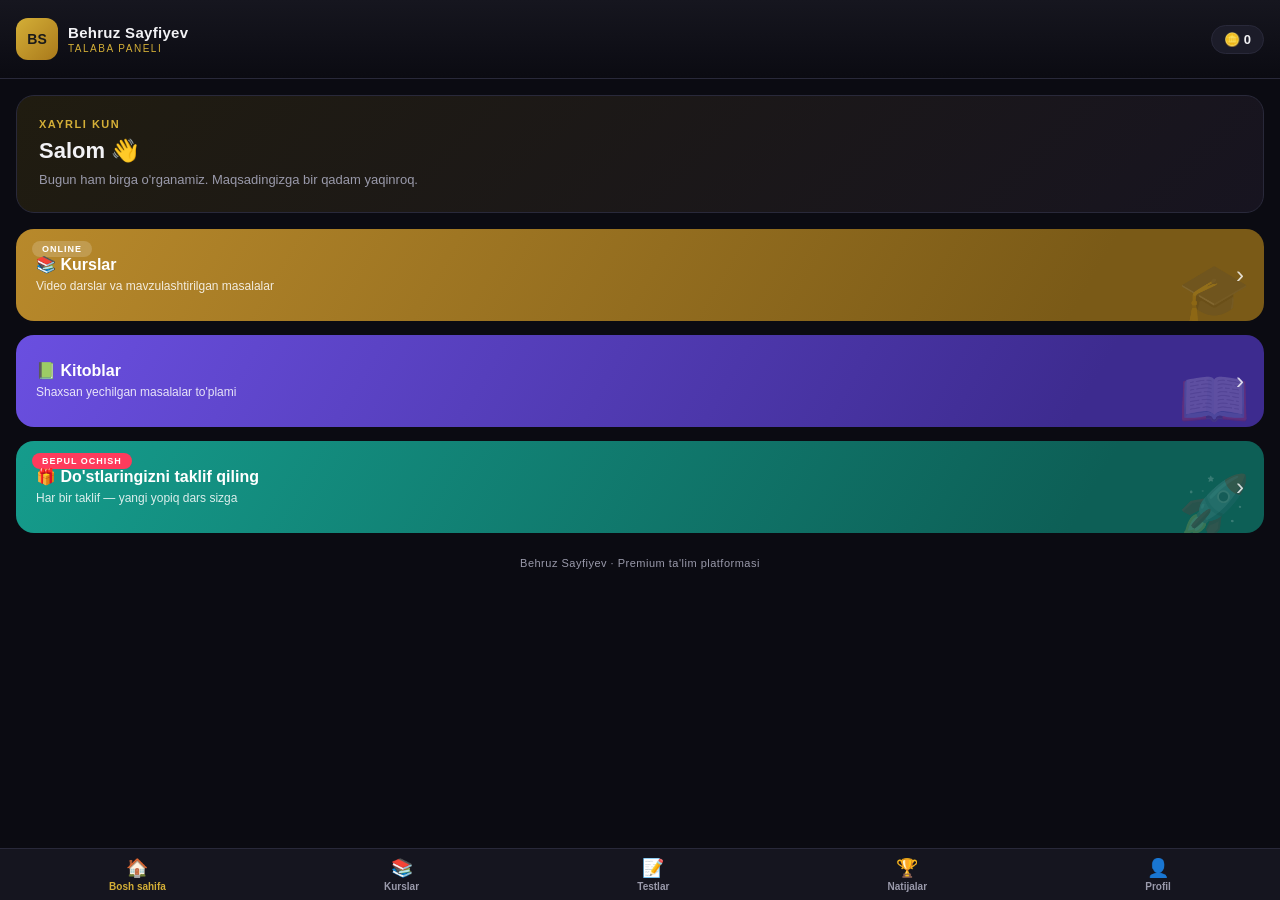
<file: index.html>
<!DOCTYPE html>
<html lang="uz">
<head>
<meta charset="UTF-8">
<meta name="viewport" content="width=device-width, initial-scale=1.0">
<title>Behruz Sayfiyev</title>
<link rel="stylesheet" href="style.css">
<script src="https://telegram.org/js/telegram-web-app.js"></script>
</head>
<body>

  <header class="topbar">
    <div class="logo-block">
      <div class="logo">BS</div>
      <div>
        <div class="brand" id="brandName">Behruz Sayfiyev</div>
        <div class="brand-sub" id="brandSub">TALABA PANELI</div>
      </div>
    </div>
    <div class="stats">
      <span id="coinsBadge" class="badge">🪙 0</span>
      <button id="adminGearBtn" class="admin-gear hidden" data-nav="admin">⚙️</button>
    </div>
  </header>

  <main id="app">

    <!-- HOME -->
    <section id="screen-home" class="screen">
      <section class="hello">
        <div class="hello-label">XAYRLI KUN</div>
        <h1 id="helloName">Salom 👋</h1>
        <p>Bugun ham birga o'rganamiz. Maqsadingizga bir qadam yaqinroq.</p>
      </section>

      <div class="banner-cards">
        <button class="banner-card banner-gold" data-nav="courses">
          <div class="banner-badge">ONLINE</div>
          <div class="banner-content">
            <div class="banner-title">📚 Kurslar</div>
            <div class="banner-sub">Video darslar va mavzulashtirilgan masalalar</div>
          </div>
          <div class="banner-glyph">🎓</div>
          <div class="banner-arrow">›</div>
        </button>

        <button class="banner-card banner-purple" data-nav="books">
          <div class="banner-content">
            <div class="banner-title">📗 Kitoblar</div>
            <div class="banner-sub">Shaxsan yechilgan masalalar to'plami</div>
          </div>
          <div class="banner-glyph">📖</div>
          <div class="banner-arrow">›</div>
        </button>

        <button class="banner-card banner-teal" data-nav="referral">
          <div class="banner-badge banner-badge-hot">BEPUL OCHISH</div>
          <div class="banner-content">
            <div class="banner-title">🎁 Do'stlaringizni taklif qiling</div>
            <div class="banner-sub">Har bir taklif — yangi yopiq dars sizga</div>
          </div>
          <div class="banner-glyph">🚀</div>
          <div class="banner-arrow">›</div>
        </button>
      </div>

      <div class="home-footnote">Behruz Sayfiyev · Premium ta'lim platformasi</div>
    </section>

    <!-- COURSE LIST -->
    <section id="screen-list" class="screen hidden">
      <div class="screen-header">
        <button class="back-btn" data-nav="home">←</button>
        <h2 id="listTitle">Kurslar</h2>
      </div>
      <div class="filter-row" id="statusFilterRow">
        <button class="filter-chip active" data-filter="all">Hammasi</button>
        <button class="filter-chip" data-filter="free">Bepul</button>
        <button class="filter-chip" data-filter="locked">Yopiq</button>
      </div>
      <div class="filter-row" id="subjectFilterRow"></div>
      <div id="courseList" class="course-list"></div>
    </section>

    <!-- COURSE DETAIL (paragraphs) -->
    <section id="screen-detail" class="screen hidden">
      <div class="screen-header">
        <button class="back-btn" data-nav="back-to-list">←</button>
        <h2 id="detailTitle">Kurs</h2>
      </div>
      <div id="detailContent"></div>
    </section>

    <!-- PARAGRAPH DETAIL (lesson list within paragraph) -->
    <section id="screen-paragraph" class="screen hidden">
      <div class="screen-header">
        <button class="back-btn" data-nav="back-to-course">←</button>
        <h2 id="paragraphTitle">Bo'lim</h2>
      </div>
      <div id="paragraphContent"></div>
    </section>

    <!-- LESSON PLAYER -->
    <section id="screen-lesson" class="screen hidden">
      <div class="screen-header">
        <button class="back-btn" data-nav="back-to-paragraph">←</button>
        <h2 id="lessonTitle">Dars</h2>
      </div>
      <div id="lessonContent"></div>
    </section>

    <!-- REFERRAL -->
    <section id="screen-referral" class="screen hidden">
      <div class="screen-header">
        <button class="back-btn" data-nav="home">←</button>
        <h2>Do'st taklif qiling</h2>
      </div>
      <div class="referral-box">
        <div class="referral-icon">🎁</div>
        <h3 class="referral-hook">Har bir do'stingiz — sizga yangi bepul dars</h3>
        <p>Havolangiz orqali qo'shilgan va kanalimizga obuna bo'lgan har bir do'stingiz uchun yopiq kurslar avtomatik ochiladi.</p>
        <div class="referral-count-box">
          <div class="referral-count-num" id="referralCount">0</div>
          <div class="referral-count-label">tasdiqlangan taklif</div>
        </div>
        <div class="referral-link-box">
          <input id="referralLinkInput" type="text" readonly>
          <button id="copyLinkBtn">Nusxalash</button>
        </div>
        <button id="shareLinkBtn" class="share-btn">📤 Do'stlarga ulashish</button>
        <div id="referralFriendsList" class="referral-friends"></div>
      </div>
    </section>

    <!-- TESTLAR (placeholder — 2-bosqichda to'liq quriladi) -->
    <section id="screen-tests" class="screen hidden">
      <div class="screen-header">
        <button class="back-btn" data-nav="home">←</button>
        <h2>Testlar</h2>
      </div>
      <div class="locked-box" style="margin:16px;">
        <div class="lock-emoji">🧪</div>
        <h3>Tez orada</h3>
        <p>Har bir mavzu bo'yicha vaqtli, ketma-ket testlar shu yerda paydo bo'ladi.</p>
      </div>
    </section>

    <!-- NATIJALAR (leaderboard) -->
    <section id="screen-leaderboard" class="screen hidden">
      <div class="screen-header">
        <button class="back-btn" data-nav="home">←</button>
        <h2>🏆 Natijalar</h2>
      </div>
      <div id="myRankBox" class="my-rank-box"></div>
      <div id="leaderboardList" class="leaderboard-list"></div>
    </section>

    <!-- PROFIL -->
    <section id="screen-profile" class="screen hidden">
      <div class="screen-header">
        <button class="back-btn" data-nav="home">←</button>
        <h2>Profilim</h2>
      </div>
      <div id="profileContent"></div>
    </section>

    <!-- ADMIN -->
    <section id="screen-admin" class="screen hidden">
      <div class="screen-header">
        <button class="back-btn" data-nav="home">←</button>
        <h2>⚙️ Admin panel</h2>
      </div>

      <div class="admin-section">
        <div class="admin-section-head">
          <h3>Kurslar / Kitoblar</h3>
          <button id="adminNewCourseBtn" class="gold-btn small">+ Yangi qo'shish</button>
        </div>
        <div id="adminCoursesList" class="admin-list"></div>
      </div>

      <div id="adminCourseForm" class="admin-section hidden">
        <div class="admin-section-head">
          <h3 id="adminCourseFormTitle">Yangi kurs</h3>
          <button id="adminCloseCourseForm" class="icon-btn">✕</button>
        </div>
        <form id="courseFormEl" class="admin-form">
          <input type="hidden" id="ac_id">
          <label>Nomi <input id="ac_title" required></label>
          <label>Fan <input id="ac_subject" required></label>
          <label>Turi
            <select id="ac_resource_type">
              <option value="course">Kurs (video darslar)</option>
              <option value="book">Kitob</option>
            </select>
          </label>
          <label>Tavsif <textarea id="ac_description"></textarea></label>
          <label>Kirish turi
            <select id="ac_is_free">
              <option value="1">Bepul (hamma ko'radi)</option>
              <option value="0">Yopiq (referal yoki pullik)</option>
            </select>
          </label>
          <label>Nechta taklif kerak (agar referal orqali ochilsa) <input id="ac_required_referrals" type="number" min="0" value="0"></label>
          <label>Narxi, so'm (agar pullik bo'lsa) <input id="ac_price" type="number" min="0" value="0"></label>
          <label>Obuna muddati, kun (bo'sh = muddatsiz) <input id="ac_duration_days" type="number" min="0"></label>
          <label>O'quvchilar soni <input id="ac_students_count" type="number" min="0" value="0"></label>
          <label>Muddat matni (masalan: 3 oy) <input id="ac_duration_text"></label>
          <label>Emoji <input id="ac_thumbnail_emoji" value="📘"></label>
          <label>Tartib raqami <input id="ac_order_num" type="number" value="0"></label>
          <label>Faolmi?
            <select id="ac_is_active">
              <option value="1">Ha</option>
              <option value="0">Yo'q (yashirilgan)</option>
            </select>
          </label>
          <button type="submit" class="gold-btn">Saqlash</button>
        </form>
      </div>

      <div id="adminParagraphsPanel" class="admin-section hidden">
        <div class="admin-section-head">
          <h3 id="adminParagraphsTitle">Bo'limlar (paragraflar)</h3>
          <button id="adminCloseParagraphs" class="icon-btn">✕</button>
        </div>
        <div id="adminParagraphsList" class="admin-list"></div>
        <form id="paragraphFormEl" class="admin-form">
          <input type="hidden" id="ap_id">
          <input type="hidden" id="ap_course_id">
          <label>Bo'lim nomi (masalan: 1-§. Kirish) <input id="ap_title" required></label>
          <label>Tartib raqami <input id="ap_order_num" type="number" value="0"></label>
          <button type="submit" class="gold-btn">Bo'limni saqlash</button>
        </form>
      </div>

      <div id="adminLessonsPanel" class="admin-section hidden">
        <div class="admin-section-head">
          <h3 id="adminLessonsTitle">Darslar</h3>
          <button id="adminCloseLessons" class="icon-btn">✕</button>
        </div>
        <div id="adminLessonsList" class="admin-list"></div>
        <form id="lessonFormEl" class="admin-form">
          <input type="hidden" id="al_id">
          <input type="hidden" id="al_paragraph_id">
          <label>Dars nomi <input id="al_title" required></label>
          <label>Video havolasi (YouTube yoki mp4) <input id="al_video_url"></label>
          <label>Tavsif <textarea id="al_description"></textarea></label>
          <label>Tartib raqami <input id="al_order_num" type="number" value="0"></label>
          <button type="submit" class="gold-btn">Darsni saqlash</button>
        </form>
      </div>

      <div id="adminEnrollPanel" class="admin-section">
        <div class="admin-section-head">
          <h3>Pullik obuna berish (qo'lda)</h3>
        </div>
        <p style="font-size:11px;color:var(--text-dim);margin-bottom:10px;">
          To'lov skrinshotini tekshirib bo'lgach, shu yerdan o'quvchiga kursni qo'lda oching.
        </p>
        <form id="enrollFormEl" class="admin-form">
          <label>O'quvchining Telegram ID raqami <input id="en_telegram_id" type="number" required></label>
          <label>Kurs
            <select id="en_course_id"></select>
          </label>
          <label>Necha kunga (bo'sh = muddatsiz) <input id="en_duration_days" type="number" min="1"></label>
          <button type="submit" class="gold-btn">Obunani berish / uzaytirish</button>
        </form>
      </div>

      <div class="version-tag">Behruz Sayfiyev · nashr v4.0</div>
    </section>

  </main>

  <nav class="bottom-nav">
    <button class="nav-item active" data-nav="home">🏠<span>Bosh sahifa</span></button>
    <button class="nav-item" data-nav="courses">📚<span>Kurslar</span></button>
    <button class="nav-item" data-nav="tests">📝<span>Testlar</span></button>
    <button class="nav-item" data-nav="leaderboard">🏆<span>Natijalar</span></button>
    <button class="nav-item" data-nav="profile">👤<span>Profil</span></button>
  </nav>

<script src="app.js"></script>
</body>
</html>
</file>
<file: style.css>
* { box-sizing: border-box; margin: 0; padding: 0; font-family: -apple-system, "Segoe UI", Roboto, sans-serif; }

:root {
  --bg: #0b0b12;
  --surface: #15151f;
  --surface2: #1c1c29;
  --gold: #d4af37;
  --gold-light: #f2d675;
  --purple: #7c5cff;
  --teal: #2dd4bf;
  --teal-light: #6ee7db;
  --silver: #c7ccd6;
  --bronze: #cd7f32;
  --text: #f2f2f5;
  --text-dim: #9a9aab;
  --border: #29293a;
}

body { background: var(--bg); color: var(--text); padding-bottom: 76px; min-height: 100vh; }
.hidden { display: none !important; }
.empty-msg { color: var(--text-dim); padding: 24px; text-align: center; font-size: 13px; }

/* ---------- TOPBAR ---------- */

.topbar {
  display: flex; justify-content: space-between; align-items: center;
  padding: 18px 16px;
  background: linear-gradient(180deg, #16161f, #0b0b12);
  border-bottom: 1px solid var(--border);
}
.logo-block { display: flex; align-items: center; gap: 10px; }
.logo {
  width: 42px; height: 42px;
  background: linear-gradient(135deg, var(--gold), #a9791b);
  color: #1a1a1a; border-radius: 12px;
  display: flex; align-items: center; justify-content: center;
  font-weight: 800; font-size: 14px;
}
.brand { font-weight: 800; font-size: 15px; letter-spacing: 0.3px; }
.brand-sub { font-size: 10px; color: var(--gold); letter-spacing: 1.5px; margin-top: 2px; }

.stats { display: flex; gap: 8px; align-items: center; }
.badge { background: var(--surface2); border: 1px solid var(--border); border-radius: 20px; padding: 6px 12px; font-size: 13px; font-weight: 700; }
.admin-gear { background: var(--surface2); border: 1px solid var(--border); border-radius: 10px; width: 34px; height: 34px; font-size: 15px; cursor: pointer; color: var(--text); }

/* ---------- HOME ---------- */

.hello { margin: 16px; padding: 22px; background: linear-gradient(135deg, #201c10, #171420); border: 1px solid var(--border); border-radius: 18px; }
.hello-label { color: var(--gold); font-size: 11px; font-weight: 800; letter-spacing: 1.5px; }
.hello h1 { font-size: 22px; margin: 8px 0 6px; }
.hello p { color: var(--text-dim); font-size: 13px; line-height: 1.5; }

.banner-cards { margin: 16px; display: flex; flex-direction: column; gap: 14px; }
.banner-card {
  position: relative; display: flex; align-items: center; gap: 14px;
  padding: 20px; border-radius: 18px; border: none; color: #fff;
  text-align: left; width: 100%; cursor: pointer; overflow: hidden; min-height: 92px;
}
.banner-gold { background: linear-gradient(120deg, #b8892b, #7a5a17 85%); }
.banner-purple { background: linear-gradient(120deg, #6a4fe0, #3d2b8f 85%); }
.banner-teal { background: linear-gradient(120deg, #159c8c, #0d5f56 85%); }
.banner-badge { position: absolute; top: 12px; left: 16px; background: rgba(255,255,255,0.18); backdrop-filter: blur(4px); padding: 3px 10px; border-radius: 20px; font-size: 9px; font-weight: 800; letter-spacing: 1px; }
.banner-badge-hot { background: #ff3b5c; }
.banner-content { flex: 1; z-index: 2; }
.banner-title { font-weight: 800; font-size: 16px; margin-bottom: 4px; }
.banner-sub { font-size: 12px; opacity: 0.85; line-height: 1.4; }
.banner-glyph { position: absolute; right: 14px; bottom: -6px; font-size: 58px; opacity: 0.18; z-index: 1; }
.banner-arrow { font-size: 24px; opacity: 0.8; z-index: 2; }
.home-footnote { text-align: center; font-size: 11px; color: var(--text-dim); margin: 24px 0 8px; letter-spacing: 0.5px; }

/* ---------- SCREEN HEADER ---------- */

.screen-header { display: flex; align-items: center; gap: 12px; padding: 16px; }
.screen-header h2 { font-size: 18px; font-weight: 800; }
.back-btn { width: 36px; height: 36px; border-radius: 10px; border: 1px solid var(--border); background: var(--surface2); color: var(--text); font-size: 18px; cursor: pointer; }

/* ---------- FILTERS ---------- */

.filter-row { display: flex; gap: 8px; padding: 0 16px 10px; overflow-x: auto; }
.filter-row::-webkit-scrollbar { display: none; }
.filter-chip { flex-shrink: 0; background: var(--surface2); border: 1px solid var(--border); color: var(--text-dim); padding: 8px 14px; border-radius: 20px; font-size: 12px; font-weight: 700; cursor: pointer; white-space: nowrap; }
.filter-chip.active { background: linear-gradient(135deg, var(--gold-light), var(--gold)); color: #1a1a1a; border-color: transparent; }

/* ---------- COURSE LIST ---------- */

.course-list { margin: 6px 16px 16px; display: flex; flex-direction: column; gap: 12px; }
.course-card { position: relative; background: var(--surface); border: 1px solid var(--border); border-radius: 16px; padding: 16px; display: flex; gap: 12px; cursor: pointer; }
.course-card.locked-card { border-color: rgba(212,175,55,0.25); }
.course-free-tag { position: absolute; top: -8px; left: 12px; background: linear-gradient(135deg, var(--teal-light), var(--teal)); color: #062521; font-size: 9px; font-weight: 800; padding: 3px 10px; border-radius: 20px; letter-spacing: 0.5px; }
.course-emoji { width: 48px; height: 48px; border-radius: 12px; background: var(--surface2); display: flex; align-items: center; justify-content: center; font-size: 22px; flex-shrink: 0; }
.course-info { flex: 1; min-width: 0; }
.course-tag { display: inline-block; font-size: 10px; font-weight: 800; background: rgba(212,175,55,0.15); color: var(--gold); padding: 3px 8px; border-radius: 20px; margin-bottom: 6px; }
.course-title { font-size: 14px; font-weight: 800; margin-bottom: 4px; }
.course-desc { font-size: 12px; color: var(--text-dim); margin-bottom: 6px; }
.course-meta { font-size: 11px; color: var(--text-dim); display: flex; gap: 10px; flex-wrap: wrap; }
.lock-badge { margin-top: 8px; font-size: 11px; font-weight: 700; color: #ffb020; display: flex; align-items: center; gap: 4px; }
.unlock-badge { margin-top: 8px; font-size: 11px; font-weight: 700; color: var(--teal); }

/* ---------- COURSE DETAIL / PARAGRAPHS ---------- */

.detail-hero { margin: 0 16px 12px; padding: 22px; border-radius: 18px; background: linear-gradient(135deg, #201c10, #171420); border: 1px solid var(--border); }
.detail-hero .course-tag { margin-bottom: 10px; }
.detail-hero h1 { font-size: 20px; margin-bottom: 6px; }
.detail-hero p { color: var(--text-dim); font-size: 13px; line-height: 1.5; }

.stat-boxes { margin: 0 16px 16px; display: grid; grid-template-columns: repeat(3, 1fr); gap: 10px; }
.stat-box { background: var(--surface); border: 1px solid var(--border); border-radius: 14px; padding: 14px 8px; text-align: center; }
.stat-box .num { font-size: 16px; font-weight: 800; color: var(--gold); }
.stat-box .lbl { font-size: 10px; color: var(--text-dim); margin-top: 3px; }

.grace-banner { margin: 0 16px 16px; padding: 12px 14px; border-radius: 12px; background: rgba(255,176,32,0.12); border: 1px solid rgba(255,176,32,0.35); color: #ffb020; font-size: 12px; font-weight: 700; line-height: 1.5; }

.paragraph-list { margin: 0 16px; display: flex; flex-direction: column; gap: 10px; }
.paragraph-item { display: flex; align-items: center; gap: 12px; background: var(--surface); border: 1px solid var(--border); border-radius: 14px; padding: 16px; cursor: pointer; }
.paragraph-num { width: 34px; height: 34px; border-radius: 10px; background: var(--surface2); display: flex; align-items: center; justify-content: center; font-size: 13px; font-weight: 800; color: var(--gold); flex-shrink: 0; }
.paragraph-info { flex: 1; }
.paragraph-title { font-size: 14px; font-weight: 800; }
.paragraph-meta { font-size: 11px; color: var(--text-dim); margin-top: 3px; }

.lesson-list { margin: 0 16px; display: flex; flex-direction: column; gap: 10px; }
.lesson-item { display: flex; align-items: center; gap: 12px; background: var(--surface); border: 1px solid var(--border); border-radius: 14px; padding: 14px; cursor: pointer; }
.lesson-num { width: 30px; height: 30px; border-radius: 8px; background: var(--surface2); display: flex; align-items: center; justify-content: center; font-size: 12px; font-weight: 800; color: var(--gold); flex-shrink: 0; }
.lesson-num.watched { background: rgba(45,212,191,0.15); color: var(--teal); }
.lesson-title { font-size: 13px; font-weight: 700; flex: 1; }
.lesson-play { color: var(--gold); font-size: 18px; }

.watched-confirmed { text-align: center; padding: 12px; border-radius: 12px; background: rgba(45,212,191,0.12); border: 1px solid rgba(45,212,191,0.35); color: var(--teal); font-weight: 700; font-size: 13px; }

/* ---------- VIDEO ---------- */

.video-wrap { margin: 0 16px 16px; border-radius: 16px; overflow: hidden; background: #000; aspect-ratio: 16/9; position: relative; }
.video-wrap video, .video-wrap iframe { width: 100%; height: 100%; border: 0; display: block; }
.video-wrap.fs-active { position: fixed; inset: 0; width: 100vw; height: 100vh; z-index: 999; border-radius: 0; aspect-ratio: unset; margin: 0; }
body.no-scroll { overflow: hidden; }
.fullscreen-btn { position: absolute; bottom: 10px; right: 10px; background: rgba(0,0,0,0.6); border: 1px solid rgba(255,255,255,0.2); color: #fff; width: 36px; height: 36px; border-radius: 8px; font-size: 15px; cursor: pointer; z-index: 1000; }
.video-fallback { margin: -8px 16px 16px; font-size: 11px; color: var(--text-dim); text-align: center; }
.video-fallback a { color: var(--gold); font-weight: 700; }

.locked-box { margin: 0 16px; padding: 26px 22px; border-radius: 18px; background: var(--surface); border: 1px dashed rgba(212,175,55,0.4); text-align: center; }
.locked-box .lock-emoji { font-size: 36px; margin-bottom: 10px; }
.locked-box h3 { font-size: 16px; margin-bottom: 6px; }
.locked-box p { color: var(--text-dim); font-size: 13px; margin-bottom: 16px; line-height: 1.5; }
.locked-box .progress-text { font-weight: 800; color: var(--gold); margin-bottom: 14px; font-size: 14px; }

.gold-btn { background: linear-gradient(135deg, var(--gold-light), var(--gold)); color: #1a1a1a; border: none; border-radius: 12px; padding: 12px 20px; font-weight: 800; font-size: 13px; cursor: pointer; width: 100%; }
.gold-btn.small { width: auto; padding: 9px 14px; font-size: 12px; }
.gold-btn:disabled { opacity: 0.6; }

/* ---------- REFERRAL ---------- */

.referral-box { margin: 0 16px; padding: 26px 22px; border-radius: 18px; background: linear-gradient(135deg, #201c10, #171420); border: 1px solid var(--border); text-align: center; }
.referral-icon { font-size: 42px; margin-bottom: 10px; }
.referral-hook { font-size: 16px; font-weight: 800; margin-bottom: 10px; }
.referral-box p { color: var(--text-dim); font-size: 13px; line-height: 1.5; margin-bottom: 18px; }
.referral-count-box { margin: 0 auto 18px; width: 120px; height: 120px; border-radius: 50%; background: radial-gradient(circle, rgba(212,175,55,0.15), transparent 70%); border: 2px solid var(--gold); display: flex; flex-direction: column; align-items: center; justify-content: center; }
.referral-count-num { font-size: 34px; font-weight: 800; color: var(--gold); }
.referral-count-label { font-size: 10px; color: var(--text-dim); margin-top: 2px; }
.referral-link-box { display: flex; gap: 8px; margin-bottom: 14px; }
.referral-link-box input { flex: 1; background: var(--surface2); border: 1px solid var(--border); border-radius: 10px; padding: 10px 12px; color: var(--text); font-size: 11px; }
.referral-link-box button { background: var(--surface2); border: 1px solid var(--border); color: var(--gold); border-radius: 10px; padding: 10px 14px; font-size: 12px; font-weight: 700; cursor: pointer; }
.share-btn { width: 100%; background: linear-gradient(135deg, var(--gold-light), var(--gold)); color: #1a1a1a; border: none; border-radius: 12px; padding: 13px; font-weight: 800; font-size: 13px; cursor: pointer; }
.referral-friends { margin-top: 18px; display: flex; flex-direction: column; gap: 8px; text-align: left; }
.referral-friend-row { display: flex; justify-content: space-between; align-items: center; background: var(--surface2); border: 1px solid var(--border); border-radius: 10px; padding: 10px 12px; font-size: 12px; }
.referral-friend-row .status-yes { color: var(--teal); font-weight: 700; font-size: 11px; }
.referral-friend-row .status-no { color: var(--text-dim); font-weight: 700; font-size: 11px; }

/* ---------- LEADERBOARD (Natijalar) ---------- */

.my-rank-box { margin: 16px; padding: 20px; border-radius: 16px; background: linear-gradient(135deg, #201c10, #171420); border: 1px solid var(--border); text-align: center; }
.my-rank-label { font-size: 11px; color: var(--text-dim); font-weight: 700; letter-spacing: 1px; }
.my-rank-num { font-size: 30px; font-weight: 800; color: var(--gold); margin-top: 4px; }

.leaderboard-list { margin: 0 16px 16px; display: flex; flex-direction: column; gap: 8px; }
.leaderboard-row { display: flex; align-items: center; gap: 12px; background: var(--surface); border: 1px solid var(--border); border-radius: 12px; padding: 12px 14px; }
.leaderboard-row.top-rank { border-color: rgba(212,175,55,0.4); background: linear-gradient(135deg, rgba(212,175,55,0.08), var(--surface)); }
.rank-num { width: 26px; text-align: center; font-weight: 800; color: var(--text-dim); font-size: 13px; }
.rank-medal { width: 26px; text-align: center; font-size: 18px; }
.lb-name { flex: 1; font-size: 13px; font-weight: 700; }
.lb-coins { font-size: 12px; font-weight: 800; color: var(--gold); }

/* ---------- PROFIL ---------- */

.profile-card { margin: 16px; padding: 24px; border-radius: 18px; background: linear-gradient(135deg, #201c10, #171420); border: 1px solid var(--border); text-align: center; }
.profile-avatar { width: 64px; height: 64px; border-radius: 50%; background: linear-gradient(135deg, var(--gold-light), var(--gold)); color: #1a1a1a; font-size: 26px; font-weight: 800; display: flex; align-items: center; justify-content: center; margin: 0 auto 12px; }
.profile-name { font-size: 17px; font-weight: 800; }
.profile-id { font-size: 11px; color: var(--text-dim); margin-top: 4px; }
.profile-stats-row { display: grid; grid-template-columns: repeat(3, 1fr); gap: 10px; margin-top: 18px; }
.profile-stat { background: var(--surface2); border-radius: 12px; padding: 12px 6px; }
.profile-stat .num { font-size: 15px; font-weight: 800; color: var(--gold); }
.profile-stat .lbl { font-size: 10px; color: var(--text-dim); margin-top: 3px; }

/* ---------- BOTTOM NAV ---------- */

.bottom-nav { position: fixed; bottom: 0; left: 0; right: 0; background: var(--surface); border-top: 1px solid var(--border); display: flex; justify-content: space-around; padding: 8px 0; }
.nav-item { background: none; border: none; display: flex; flex-direction: column; align-items: center; font-size: 18px; color: var(--text-dim); gap: 2px; }
.nav-item span { font-size: 10px; font-weight: 600; }
.nav-item.active { color: var(--gold); }

/* ---------- ADMIN (Mini App ichida) ---------- */

.admin-section { margin: 0 16px 16px; background: var(--surface); border: 1px solid var(--border); border-radius: 16px; padding: 16px; }
.admin-section-head { display: flex; justify-content: space-between; align-items: center; margin-bottom: 12px; }
.admin-section-head h3 { font-size: 14px; font-weight: 800; }
.icon-btn { background: var(--surface2); border: 1px solid var(--border); color: var(--text); width: 30px; height: 30px; border-radius: 8px; cursor: pointer; }
.admin-list { display: flex; flex-direction: column; gap: 8px; margin-bottom: 6px; }
.admin-row { display: flex; align-items: center; gap: 8px; background: var(--surface2); border: 1px solid var(--border); border-radius: 12px; padding: 10px; flex-wrap: wrap; }
.admin-row .emoji { font-size: 18px; }
.admin-row .info { flex: 1; min-width: 120px; }
.admin-row .info .t { font-weight: 700; font-size: 12px; }
.admin-row .info .s { font-size: 10px; color: var(--text-dim); margin-top: 2px; }
.admin-row .row-actions { display: flex; gap: 6px; flex-wrap: wrap; }
.admin-row button { background: var(--surface); border: 1px solid var(--border); color: var(--text); padding: 6px 9px; border-radius: 7px; font-size: 10px; cursor: pointer; }
.admin-row button.danger { color: #ff6b6b; }
.admin-form { display: flex; flex-direction: column; gap: 10px; margin-top: 8px; }
.admin-form label { font-size: 11px; color: var(--text-dim); display: flex; flex-direction: column; gap: 5px; }
.admin-form input, .admin-form select, .admin-form textarea { background: var(--surface2); border: 1px solid var(--border); color: var(--text); padding: 10px; border-radius: 8px; font-size: 13px; font-family: inherit; }
.admin-form textarea { min-height: 55px; resize: vertical; }
.version-tag { text-align: center; font-size: 10px; color: var(--text-dim); margin: 20px 16px 8px; letter-spacing: 0.5px; }
</file>
